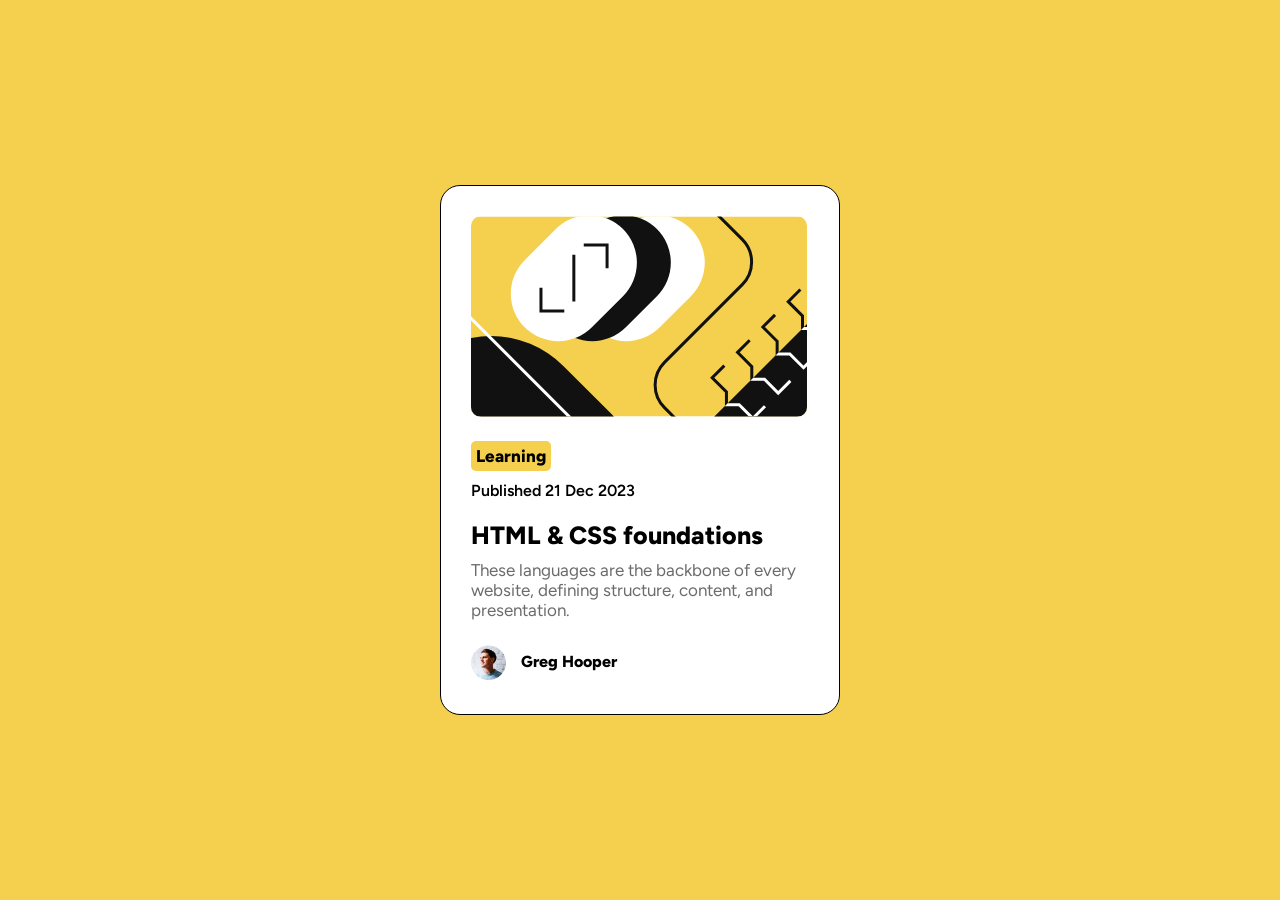
<file: level 63/classwork/index.html>
<!DOCTYPE html>
<html lang="en">
<head>
  <meta charset="UTF-8">
  <meta name="viewport" content="width=device-width, initial-scale=1.0"> <!-- displays site properly based on user's device -->

  <link rel="icon" type="image/png" sizes="32x32" href="./assets/images/favicon-32x32.png">
  
  <title>Frontend Mentor | Blog preview card</title>
  <link rel="stylesheet" href="style.css">
  <link rel="preconnect" href="https://fonts.googleapis.com">
<link rel="preconnect" href="https://fonts.gstatic.com" crossorigin>
<link href="https://fonts.googleapis.com/css2?family=Chelsea+Market&family=Figtree:ital,wght@0,300..900;1,300..900&display=swap" rel="stylesheet">
</head>
<body>
  <div class="main">
    <img src="illustration-article.svg" alt="">
    <p class="p1">Learning</p>
    <p class="p2">Published 21 Dec 2023</p>
    <h1>HTML & CSS foundations</h1>
    <p class="p3">These languages are the backbone of every website, defining structure, content, and presentation.</p>
    <img src="aa.webp" alt="" class="a1">
    <p class="p5">
      Greg Hooper
    </p>
  </div>
</body>
</html>
<!-- Learning

  Published 21 Dec 2023

  HTML & CSS foundations

  These languages are the backbone of every website, defining structure, content, and presentation.

  Greg Hooper -->
</file>
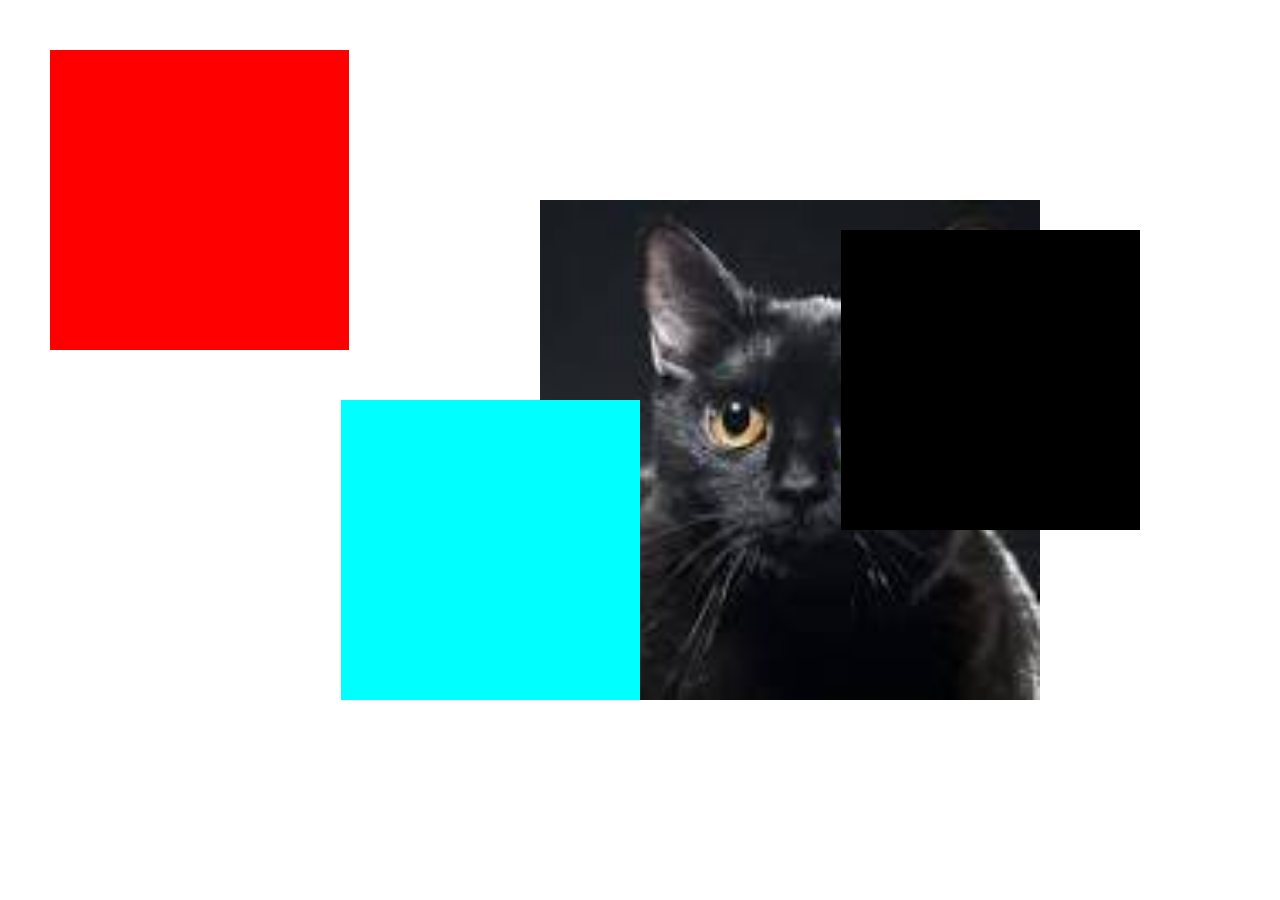
<file: level 64/classwork/index.html>
<!DOCTYPE html>
<html lang="en">
<head>
    <meta charset="UTF-8">
    <meta name="viewport" content="width=device-width, initial-scale=1.0">
    <title>Document</title>
    <link rel="stylesheet" href="style.css">
</head>
<body>
    <!--
    relative-მოძრაობა დაიწყება სადაც დავდაპირველად იყო დივი
    static-(გაქვავებული)არ მოძრაობს
    absolute-იწყებს 0,0 კორდინატიდან და არა სადაც დივი იყო დავდაპირველად
    sticky-როდესაც ეკრანი გაცდება დივს დივი დარჩება ეკრანის ზედა მხარეს
    fixed-გვერდის ჩამოსქროლვისას ელემენტი არ იცვლება შეგვიძლია მოძრაობა

    -->
    <div class="div1">
        
    </div>
    <div class="div2">
        
    </div>
    <div class="div3">
        
    </div>
    <div class="div4">
        
    </div>
</body>
</html>
</file>
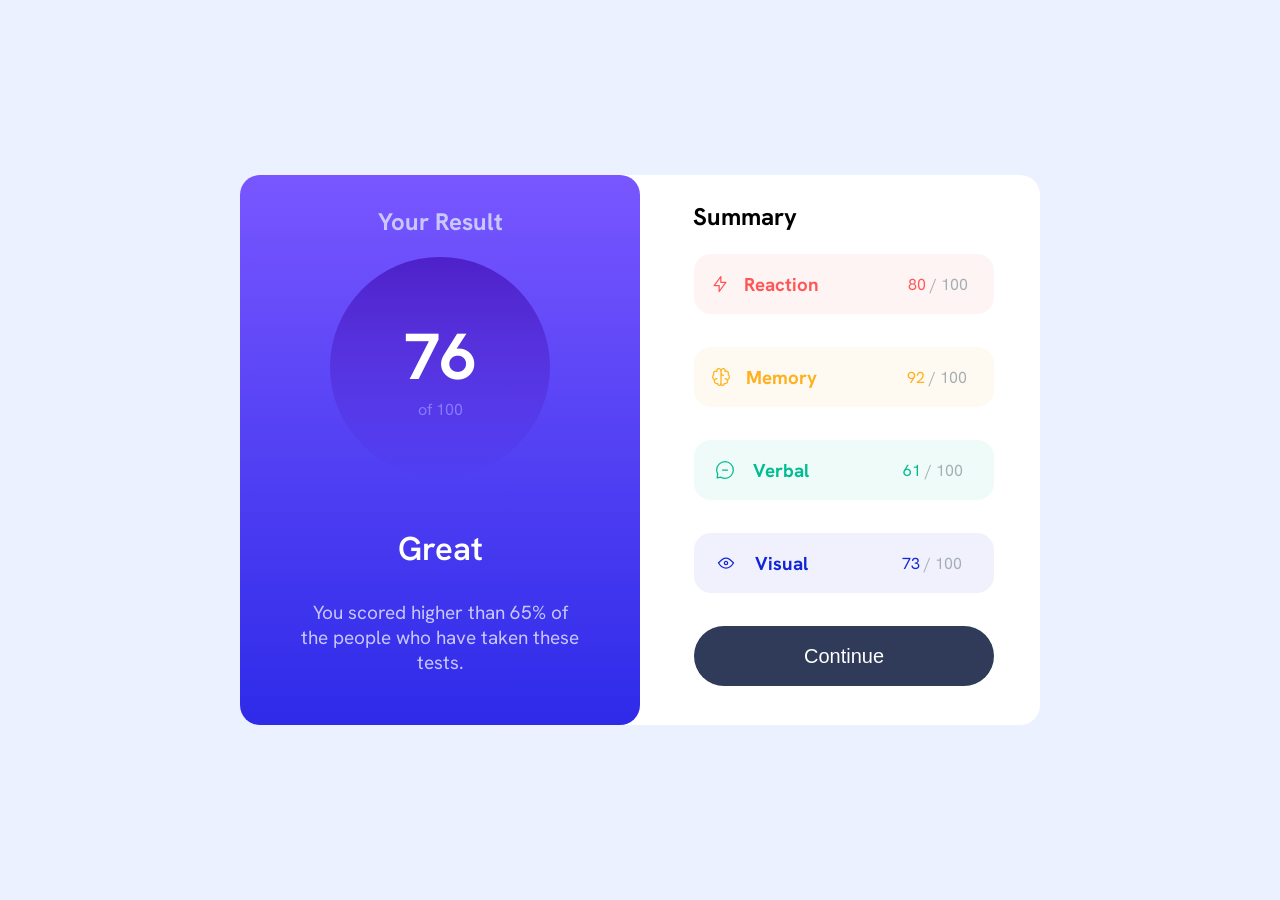
<file: level 61/homework/l/index.html>
<!DOCTYPE html>
<html lang="en">
<head>
  <meta charset="UTF-8">
  <meta name="viewport" content="width=device-width, initial-scale=1.0">
  <link rel="preconnect" href="https://fonts.googleapis.com">
<link rel="preconnect" href="https://fonts.gstatic.com" crossorigin>
<link href="https://fonts.googleapis.com/css2?family=Hanken+Grotesk:ital,wght@0,100..900;1,100..900&family=Lexend+Deca:wght@100..900&family=Open+Sans:ital,wght@0,300..800;1,300..800&family=Outfit:wght@100..900&family=Raleway:ital,wght@0,100..900;1,100..900&family=Red+Hat+Text:ital,wght@0,300..700;1,300..700&display=swap" rel="stylesheet">
  <link rel="icon" type="image/png" sizes="32x32" href="./assets/images/favicon-32x32.png">
  <link rel="stylesheet" href="style.css">
  <title>Frontend Mentor | Results summary component</title>

</head>
<body>
  <div class="main">
    <div class="left">
      <h2>Your Result</h2>
      <div class="round">
        <h1>76</h1>
        <p class="srs">of 100</p>
      </div>
      <p class="fa">Great</p>
      <p class="txts">You scored higher than 65% of the people who have taken these tests.</p>
    </div>
    <p class="sum">Summary</p>
    <div class="all">
      <div id="blocks" class="red">
      <img src="./assets/images/icon-reaction.svg" alt="" class="pcs">
      <h3>Reaction</h3>
      <p class="stats">80 <span>/ 100</span></p>
    </div>
    <div id="blocks" class="yellow">
      <img src="./assets/images/icon-memory.svg" alt="" class="pcs">
      <h3>Memory</h3>
      <p class="stats">92 <span>/ 100</span></p>
    </div>
    <div id="blocks" class="green">
      <img src="./assets/images/icon-verbal.svg" alt="" class="pcs">
      <h3>Verbal</h3>
      <p class="stats">61 <span>/ 100</span></p>
    </div>
    <div id="blocks" class="blue">
      <img src="./assets/images/icon-visual.svg" alt="" class="pcs">
      <h3>Visual</h3>
      <p class="stats">73 <span>/ 100</span></p>
    </div>
    <button>Continue</button>
    </div>

  </div>
</body>
</html>
<!-- You scored higher than 65% of the people who have taken these tests. -->
</file>
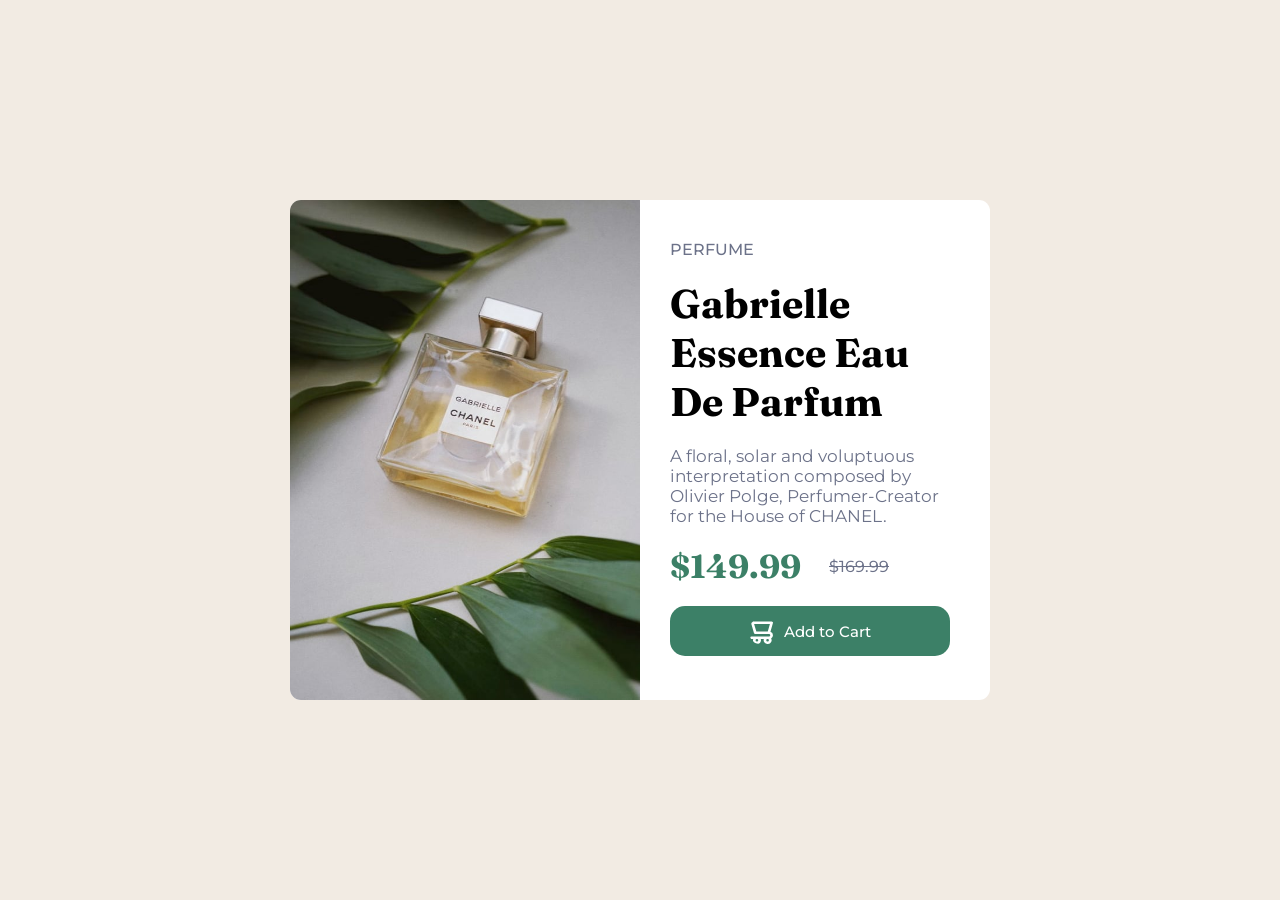
<file: level 63/homework/all/index.html>
<!DOCTYPE html>
<html lang="en">
<head>
    <meta charset="UTF-8">
    <meta name="viewport" content="width=device-width, initial-scale=1.0">
    <title>Document</title>
    <link rel="stylesheet" href="style.css">
</head>
<body>
    <div class="main">
        <img src="image-product-desktop.jpg" alt="">
        <div class="mains">
            <p class="top">PERFUME</p>
            <h1>Gabrielle Essence Eau De Parfum</h1>
            <p class="txt">A floral, solar and voluptuous interpretation composed by Olivier Polge, 
            Perfumer-Creator for the House of CHANEL.
            </p>
            <div class="crac"> 
                <h2>$149.99</h2>
                <p class="mon">$169.99</p>
            </div>
            <button>
                <img class="icon" src="icon-cart.svg" alt="">
                <p class="add">Add to Cart</p>
            </button>
        </div>
    </div>
</body>
</html>
</file>
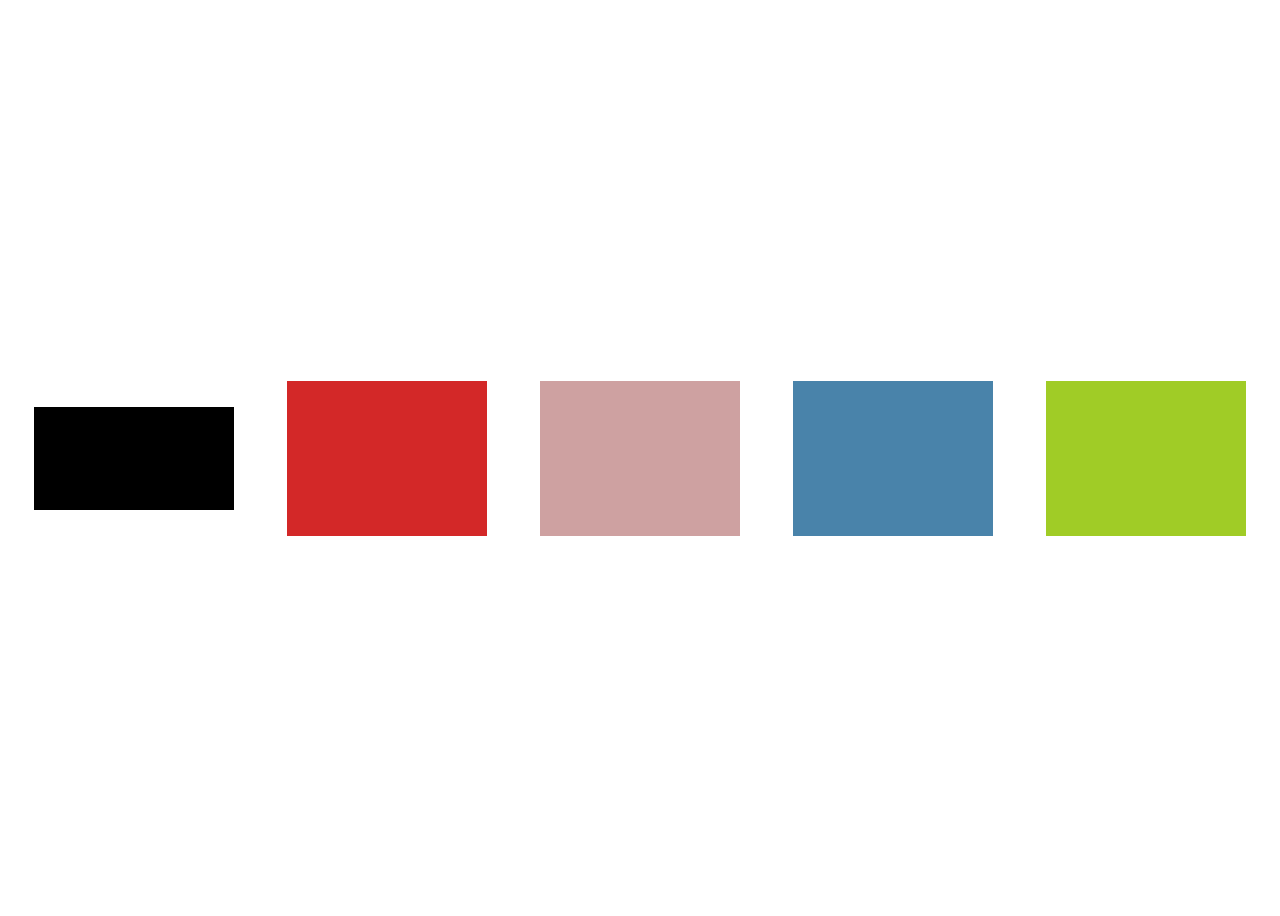
<file: level 65/classwork/1.html>
<!DOCTYPE html>
<html lang="en">
<head>
    <meta charset="UTF-8">
    <meta name="viewport" content="width=device-width, initial-scale=1.0">
    <title>Document</title>
    <link rel="stylesheet" href="1.css">
</head>
<body>
    <div>

    </div>
    <div class="s"></div>
    <div class="a"></div>
    <div class="asd"></div>
    <div class="sa"></div>
</body>
</html>
</file>
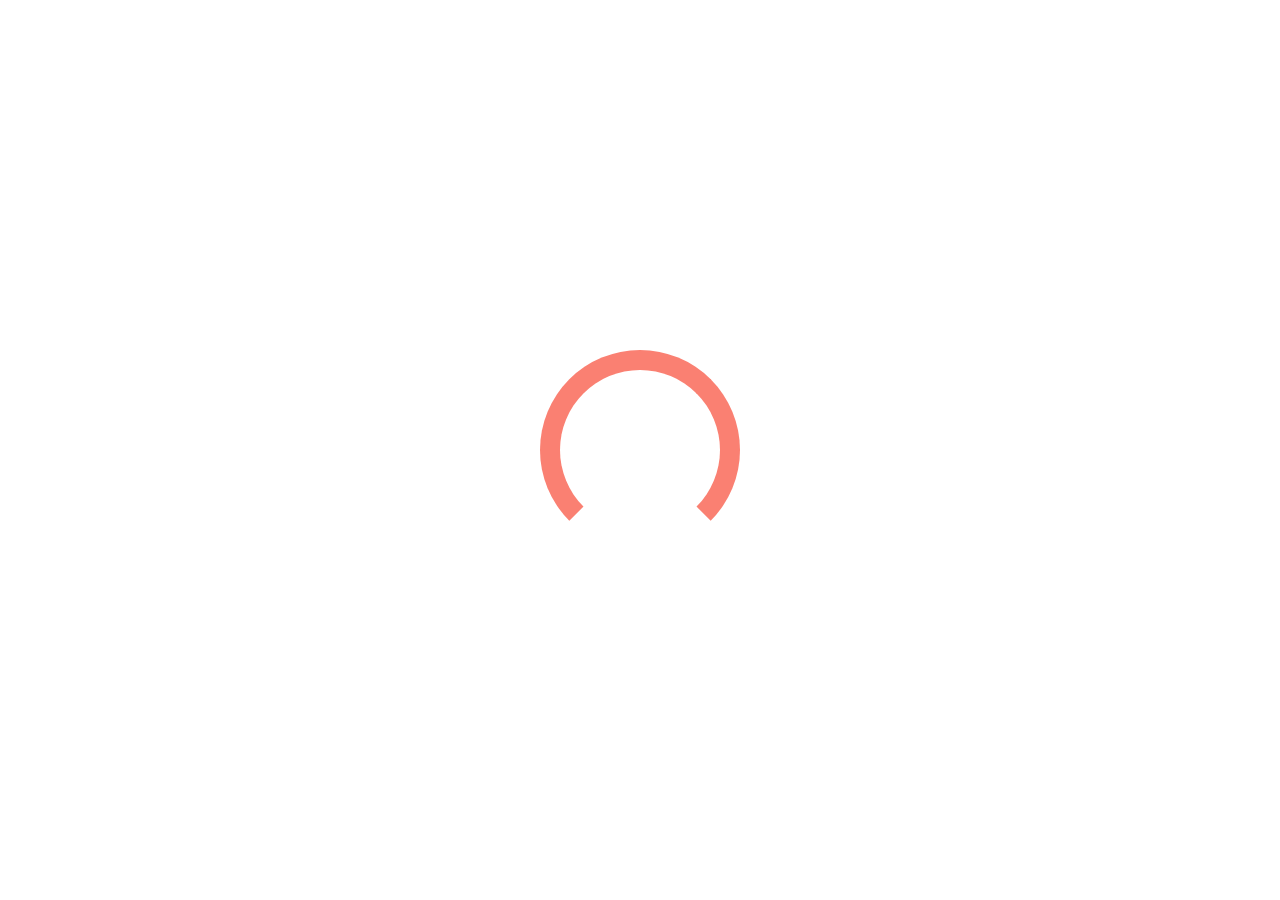
<file: level 70/classwork/1.html>
<!DOCTYPE html>
<html lang="en">
<head>
    <meta charset="UTF-8">
    <meta name="viewport" content="width=device-width, initial-scale=1.0">
    <title>Document</title>
    <link rel="stylesheet" href="1.css">
</head>
<body>
    <div class="aa">

    </div>
</body>
</html>
</file>
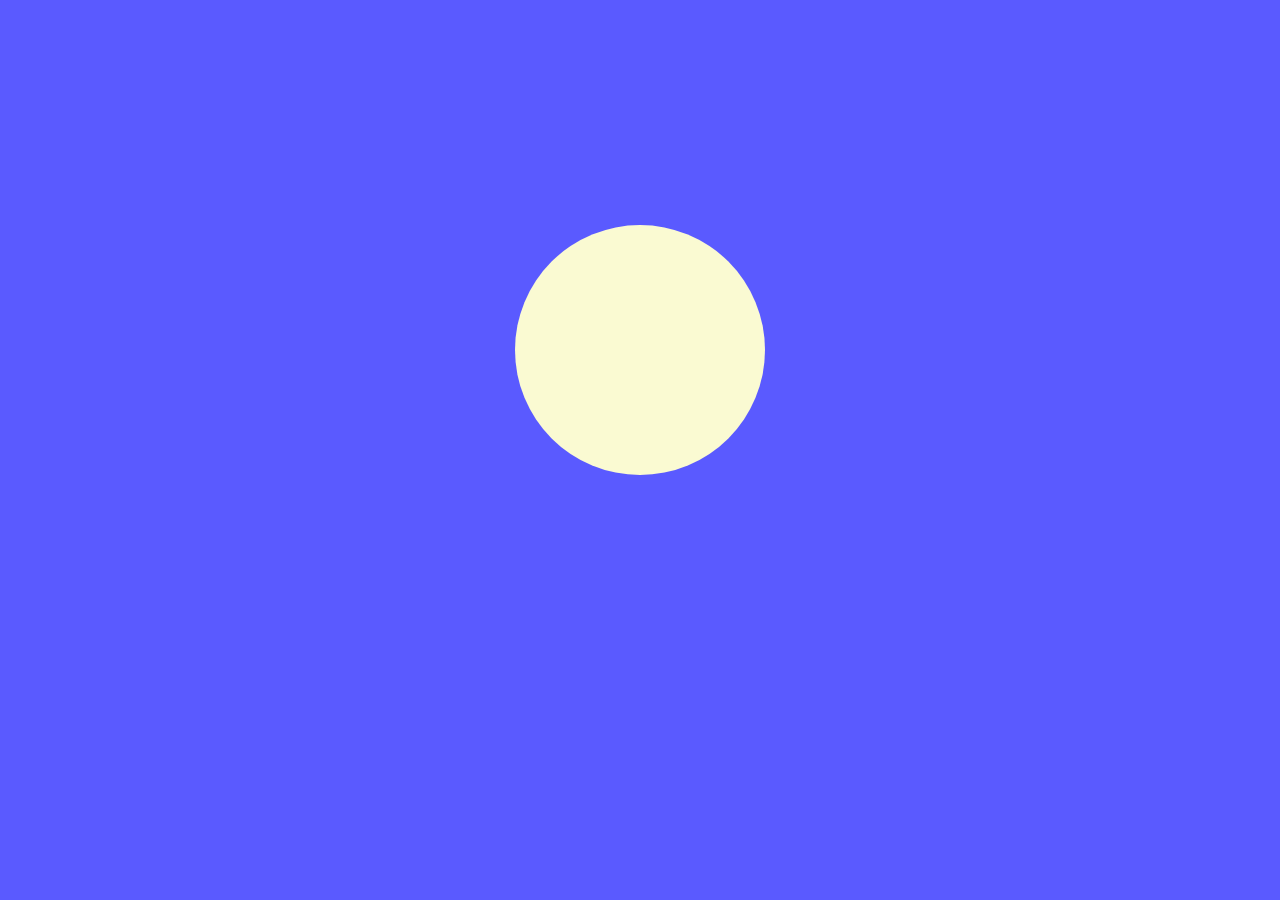
<file: level 70/homework/1.html>
<!DOCTYPE html>
<html lang="en">
<head>
    <meta charset="UTF-8">
    <meta name="viewport" content="width=device-width, initial-scale=1.0">
    <title>Document</title>
    <link rel="stylesheet" href="style.css">
</head>
<body>
    <div class="ball">

    </div>
</body>
</html>
</file>
<file: level 63/classwork/style.css>
*{
    padding: 0;
    margin: 0;
    box-sizing: border-box;
}
body{
    height: 100vh;
    display: flex;
    justify-content: center;
    align-items: center;
    background-color: hsl(47, 88%, 63%);
    font-family: "Figtree", system-ui;
}
.main{
    width: 400px;
    height: 530px;
    background-color: white;
    border: 1px solid black;
    border-radius: 20px;
    padding: 30px;
    box-shadow: 3px black;
}
img{
    border-radius: 10px;
}
.p1{
    background-color: hsl(47, 88%, 63%);
    width: 80px;
    font-size: 17px;
    font-weight: 800;
    padding: 5px;
    border-radius: 5px;
    margin-top: 20px;
}
.p2{
    font-weight: 600;
    margin-top: 10px;
}
h1{
    font-size: 25px;
    font-weight: 800;
    margin-top: 20px;
}
.p3{
    color: hsl(0, 0%, 42%);
    margin-top: 10px;
    font-size: 17px;
}
.a1{
    width: 35px;
    height: 35px;
    margin-top: 25px;
}
.p5{
    position: relative;
    bottom: 32px;
    left: 50px;
    font-weight: 800;
}
</file>
<file: level 64/classwork/style.css>
*{
    padding: 0;
    margin: 0;
}
body{
    height: 100vh;
    display: flex;
    justify-content: center;
    align-items: center;

}
.div1{
    width: 299px;
    height: 300px;
    background-color: aqua;
    position: relative;
    top: 100px;
    left: 100px;
}
.div2{
    width: 299px;
    height: 300px;
    background-color: rgb(0, 0, 0);
    position: absolute;
    top: 230px;
    right: 140px;
}
.div3{
    width: 299px;
    height: 300px;
    background-color: rgb(255, 0, 0);
    position: fixed;
    top: 50px;
    left: 50px;
}
.div4{
    width: 500px;
    height: 500px;
    background-color: rgb(139, 115, 115);
    background-image: url("[data-uri]");
    background-position: center;
    background-repeat: no-repeat;
    background-size: cover;
}
</file>
<file: level 61/homework/l/style.css>
*{
    padding: 0;
    margin: 0;
    box-sizing: border-box;
}
body{
    display: flex;
    height: 100vh;
    justify-content: center;
    align-items: center;
    font-family: "Hanken Grotesk", sans-serif;
    background-color: hsl(221, 100%, 96%);
}
.main{
    display: flex;
    width: 800px;
    height: 550px;
    background-color: white;
    border-radius: 20px;
}
.left{
    z-index: 200;
    min-width: 400px;
    height: 550px;
    border-radius: 20px;
    display: flex;
    justify-content: center;
    flex-direction: column;
    align-items: center;
    gap: 20px;
    background: linear-gradient(to bottom, hsl(252, 100%, 67%),hsl(241, 81%, 54%));
}
h2{
    margin-bottom: 60px;
    color: hsl(241, 100%, 89%);
}
.round{
    width: 220px;
    height: 220px;
    border-radius: 50%;
    background: linear-gradient(to bottom,hsla(256, 72%, 46%, 1),hsla(241, 72%, 46%, 0));
    display: flex;
    justify-content: center;
    align-items: center;
    flex-direction: column;
    position: relative;
    bottom: 60px
}
h1{
    font-size: 65px;
    color: white;
    font-weight: 700;
}
.fa{
    font-size: 33px;
    color: white;
    font-weight: 700;
    position: relative;
    bottom: 30px;
    font-weight: 600;
}
.txts{
    font-size: 19px;
    color: hsl(241, 100%, 89%);;
    text-align: center;
    width: 280px;
    position: relative;
    bottom: 20px;
}
.sum{
    font-size: 24px;
    color: black;
    font-weight: 700;
    height: 30px;
    position: relative;
    left: 53px;
    top: 26px;
}
.all{
    display: flex;
    flex-direction: column;
    justify-content: center;
    align-items: center;
    gap: 33px;
    position: relative;
    right: 50px;
    top: 20px;
}
.red{
    display: flex;
    align-items: center;
    justify-content: space-evenly;
    width: 300px;
    height:60px;
    background-color: rgba(255, 87, 87, 0.062);
    border-radius: 17px;
    color: hsl(0, 100%, 67%);
}
.yellow{
    display: flex;
    align-items: center;
    justify-content: space-evenly;
    width: 300px;
    height:60px;
    background-color: hsla(39, 100%, 56%, 0.062);
    border-radius: 17px;
    color: hsl(39, 100%, 56%);
}
.green{
    display: flex;
    align-items: center;
    justify-content: space-evenly;
    width: 300px;
    height:60px;
    background-color:hsla(166, 100%, 37%, 0.062);
    border-radius: 17px;
    color: hsl(166, 100%, 37%);
}
.blue{
    display: flex;
    align-items: center;
    justify-content: space-evenly;
    width: 300px;
    height:60px;
    background-color: hsla(234, 85%, 45%, 0.062);
    border-radius: 17px;
    color: hsl(234, 85%, 45%);
}
button {
    width: 300px;
    height: 60px;
    border: none;
    border-radius: 30px;
    color: white;
    background-color: rgb(48, 59, 89);
    font-size: 20px;
    cursor: pointer;
    transition: 2s ease;
}

span {
    color: rgb(165, 174, 179);
}

button:hover {
    background: linear-gradient(to bottom, hsl(252, 100%, 67%), hsl(241, 81%, 54%));
}
img{
    position: relative;
    right: 20px;
}
h3{
    position: relative;
    right: 43px;
}
.stats{
    position: relative;
    left: 10px;
}
.srs{
    color: rgb(135, 122, 255);
}
</file>
<file: level 63/homework/all/style.css>
@import url('https://fonts.googleapis.com/css2?family=Montserrat:ital,wght@0,100..900;1,100..900&display=swap');
@import url('https://fonts.googleapis.com/css2?family=Fraunces:ital,opsz,wght@0,9..144,100..900;1,9..144,100..900&family=Montserrat:ital,wght@0,100..900;1,100..900&display=swap');
* {
    padding: 0;
    margin: 0;
    box-sizing: border-box;
}
body{
    display: flex;
    justify-content: center;
    align-items: center;
    background-color: hsl(30, 38%, 92%);
    height: 100vh;
}
.main{
    background-color: white;
    width: 700px;
    height: 500px;
    border-radius: 11px;
    display: flex;
}
img{
    width: 350px;
    height: 500px;
    border-radius: 11px 0px 0px 11px;
}
.top{
    margin-left: 30px;
    margin-top: 40px;
    font-size: 16px;
    font-family: "Montserrat";
    font-weight: 500;
    color: hsl(228, 12%, 48%);
}
h1{
    font-family: "Fraunces";
    font-weight: 700;
    font-size: 40px;
    width: 250px;
    margin-left: 30px;
    margin-top: 20px;
}
.txt{
    font-family: "Montserrat";
    color: hsl(228, 12%, 48%);
    font-size: 17px;
    width: 280px;
    margin-left: 30px;
    margin-top: 20px;
}
.crac{
    display: flex;
    margin-left: 30px;
    margin-top: 20px;
    align-items: center;
    gap: 28px;
}
h2{
    color: hsl(158, 36%, 37%);
    font-family: "Fraunces";
    font-size: 33px;
}
.mon{
    text-decoration: line-through;
    color: hsl(228, 12%, 48%);
    font-family: "Montserrat";
    font-weight: 450;
}
button{
    background-color: hsl(158, 36%, 37%);
    width: 280px;
    height: 50px;
    border: none;
    border-radius: 15px;
    display: flex;
    justify-content: center;
    margin-left: 30px;
    margin-top: 20px;
    justify-content: center;
    align-items: center;
    gap: 10px;
}
.icon{
    width: 25px;
    height: 25px;
}
.add{
    font-size: 15px;
    color: white;
    font-family: "montserrat";
    font-weight: 500;
}
button:hover{
    background-color: hsl(158, 42%, 18%);
    cursor: pointer;
}
</file>
<file: level 65/classwork/1.css>
body{
    display: flex;
    height: 100vh;
    justify-content: space-around;
    align-items: center;
}
div{
    width: 200px;
    height: 103px;
    background-color: black;
}
div:hover{
    transform: translate(125px);
}
.s{
    width: 200px;
    height: 155px;
    background-color: rgb(211, 40, 40);
}
.s:hover{
    transform: scale(1.5);
}
.a{
    width: 200px;
    height: 155px;
    background-color: rgb(206, 161, 161);
}
.a:hover{
    transform: skew(120deg);
}
.asd{
    width: 200px;
    height: 155px;
    background-color: rgb(73, 131, 170);
}
.asd:hover{
    transform: rotate(134deg);
}


.sa{
    width: 200px;
    height: 155px;
    background-color: rgb(160, 204, 38);
    transition: 2s 1s ease;
}
.sa:hover{
    transform:translate(123px) rotate(42deg) skew(123deg) scale(1.2);
}
</file>
<file: level 70/classwork/1.css>
*{
    padding: 0;
    margin: 0;
    box-sizing: border-box;
}
body{
    display: flex;
    justify-content: center;
    align-items: center;
    height: 100vh;
}
.aa{
    width: 200px;
    height: 200px;
    border-radius: 50%;
    border: 20px solid salmon;
    animation: spin 1s linear infinite;
    border-bottom-color: transparent;
}
@keyframes spin {
    from {
    transform: rotate(0deg);
    }
    to {
    transform: rotate(360deg);
    }
}
</file>
<file: level 70/homework/style.css>
*{
    padding: 0;
    margin: 0;
    box-sizing: border-box;
}
body{
    background-color: rgb(90, 90, 255);
    height: 100vh;
    display: flex;
    justify-content: center;
    align-items: center;
}
.ball {
    position: relative;
    bottom: 100px;
    width: 250px;
    height: 250px;
    border-radius: 50%;
    background-color: lightgoldenrodyellow;
    animation: smh 2s ease infinite;
}
@keyframes smh{
    0%{
        transform: translateY(0px);
    }
    100%{
        transform: translateY(300px);
    }
}
</file>
